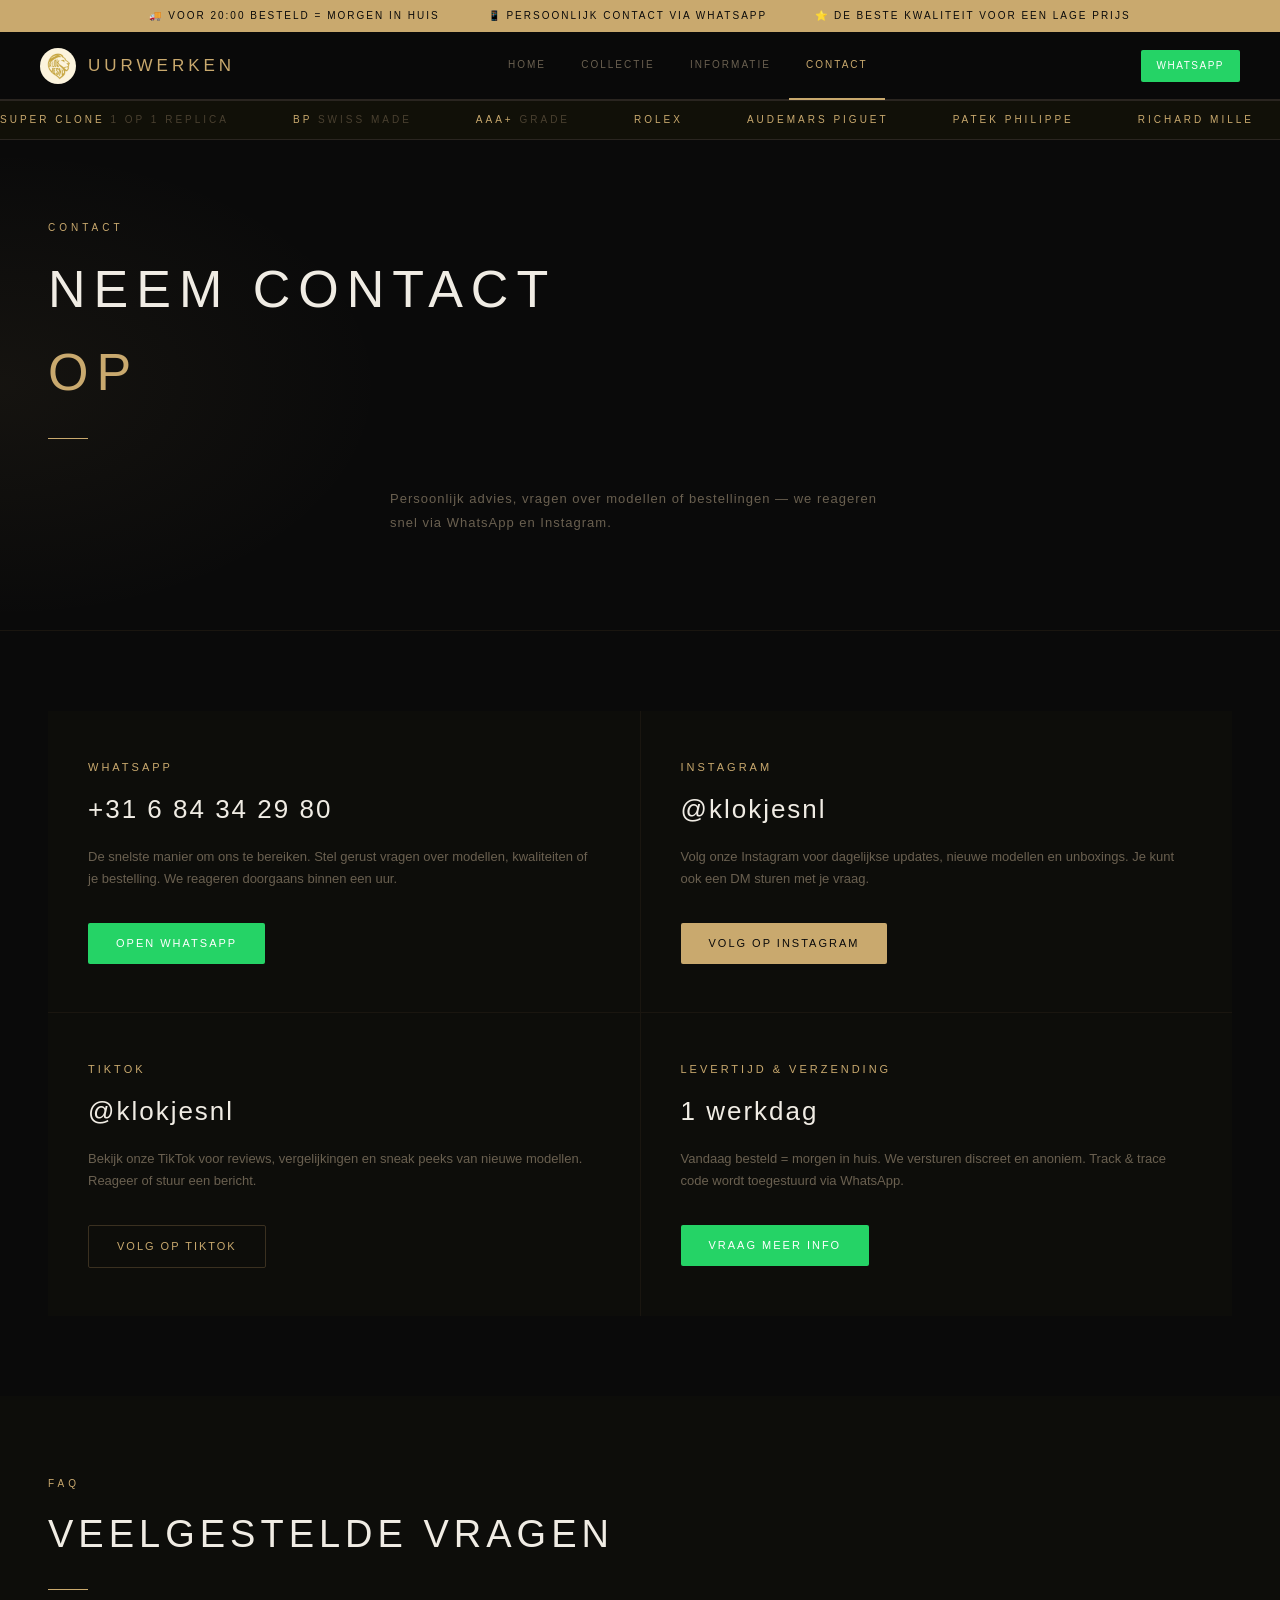
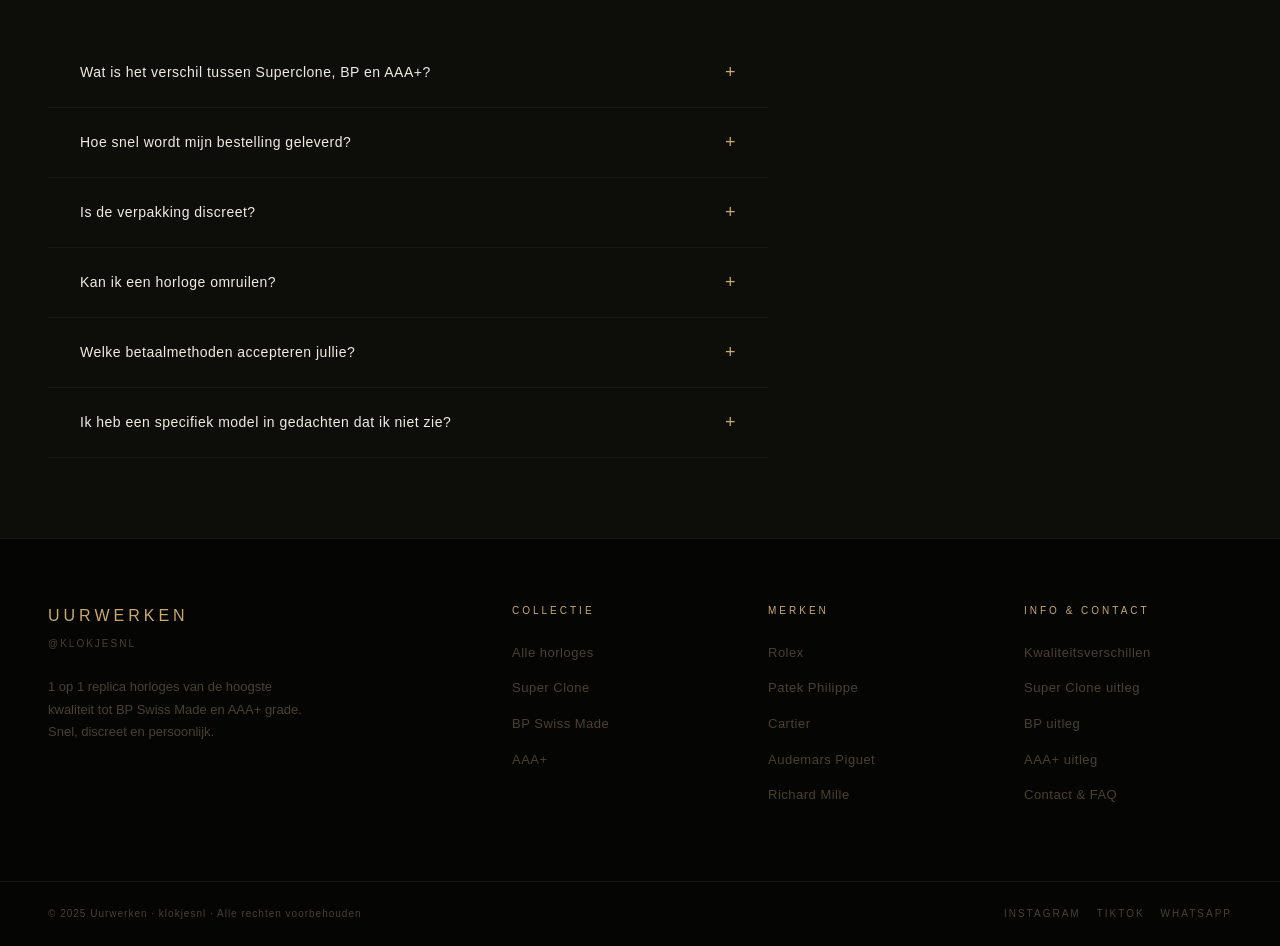
<file: uurwerken/contact.html>
<!DOCTYPE html>
<html lang="nl">
<head>
  <meta charset="UTF-8"/>
  <meta name="viewport" content="width=device-width, initial-scale=1.0"/>
  <title> Contact | Uurwerken</title>
  <meta name="description" content="Neem contact op met Uurwerken. WhatsApp, Instagram of TikTok. Snel persoonlijk antwoord op al je vragen."/>
  <link rel="stylesheet" href="style.css"/>
  <link rel="icon" type="image/jpeg" href="images/klokjes.jpg"/>
</head>
<body>

<div id="topbar"></div>
<div id="nav"></div>
<div id="ticker"></div>

<!-- PAGINA HERO -->
<div class="pagina-hero">
  <div class="pagina-hero-glow"></div>
  <div class="sectie-label fade-in">Contact</div>
  <h1 class="sectie-titel fade-in page-title-large">Neem contact<br><span class="text-link-goud">op</span></h1>
  <div class="sectie-lijn fade-in"></div>
  <p class="fade-in page-copy-small">
    Persoonlijk advies, vragen over modellen of bestellingen — we reageren snel via WhatsApp en Instagram.
  </p>
</div>

<!-- CONTACT KAARTEN -->
<section class="sectie">
  <div class="contact-grid">

    <div class="contact-kaart fade-in">
      <div class="contact-platform">WhatsApp</div>
      <div class="contact-handle">+31 6 84 34 29 80</div>
      <div class="contact-omschrijving">
        De snelste manier om ons te bereiken. Stel gerust vragen over modellen, kwaliteiten of je bestelling. We reageren doorgaans binnen een uur.
      </div>
      <a class="contact-btn wa" href="https://wa.me/31684342980" target="_blank">Open WhatsApp</a>
    </div>

    <div class="contact-kaart fade-in delay-1">
      <div class="contact-platform">Instagram</div>
      <div class="contact-handle">@klokjesnl</div>
      <div class="contact-omschrijving">
        Volg onze Instagram voor dagelijkse updates, nieuwe modellen en unboxings. Je kunt ook een DM sturen met je vraag.
      </div>
      <a class="contact-btn ig" href="https://www.instagram.com/klokjesnl" target="_blank">Volg op Instagram</a>
    </div>

    <div class="contact-kaart fade-in delay-2">
      <div class="contact-platform">TikTok</div>
      <div class="contact-handle">@klokjesnl</div>
      <div class="contact-omschrijving">
        Bekijk onze TikTok voor reviews, vergelijkingen en sneak peeks van nieuwe modellen. Reageer of stuur een bericht.
      </div>
      <a class="contact-btn tt" href="https://www.tiktok.com/@klokjesnl" target="_blank">Volg op TikTok</a>
    </div>

    <div class="contact-kaart fade-in delay-3">
      <div class="contact-platform">Levertijd &amp; verzending</div>
      <div class="contact-handle">1 werkdag</div>
      <div class="contact-omschrijving">
        Vandaag besteld = morgen in huis. We versturen discreet en anoniem. Track &amp; trace code wordt toegestuurd via WhatsApp.
      </div>
      <a class="contact-btn wa" href="https://wa.me/31684342980" target="_blank">Vraag meer info</a>
    </div>

  </div>
</section>

<!-- FAQ -->
<section class="sectie sectie--donker">
  <div class="sectie-label fade-in">FAQ</div>
  <div class="sectie-titel fade-in">Veelgestelde vragen</div>
  <div class="sectie-lijn fade-in"></div>

  <div class="content-max-720 fade-in">

    <div class="faq-item">
      <button class="faq-vraag">
        Wat is het verschil tussen Superclone, BP en AAA+?
        <span>+</span>
      </button>
      <div class="faq-antwoord">
        Een Superclone is de hoogste kwaliteit met 904L staal, saffierglas en een werkend clone-uurwerk, identiek aan het origineel. BP Swiss Made gebruikt betrouwbaar 316L staal met een Zwitsers uurwerk. AAA+ is de betaalbare instapper, perfect voor dagelijks gebruik. Bekijk onze <a href="informatie.html" class="text-link-goud">informatiepagina</a> voor een uitgebreide vergelijking.
      </div>
    </div>

    <div class="faq-item">
      <button class="faq-vraag">
        Hoe snel wordt mijn bestelling geleverd?
        <span>+</span>
      </button>
      <div class="faq-antwoord">
        Wij sturen het dezelfde dag nog op indien voor 20:00 uur besteld is. Je ontvangt de track &amp; trace code via WhatsApp. Levertijd is 1 werkdag binnen Nederland.
      </div>
    </div>

    <div class="faq-item">
      <button class="faq-vraag">
        Is de verpakking discreet?
        <span>+</span>
      </button>
      <div class="faq-antwoord">
        Ja, alle bestellingen worden in neutrale, anonieme verpakking verzonden. Er staat niets op de buitenverpakking wat de inhoud aangeeft.
      </div>
    </div>

    <div class="faq-item">
      <button class="faq-vraag">
        Kan ik een horloge omruilen?
        <span>+</span>
      </button>
      <div class="faq-antwoord">
        Ja, we hanteren een omruilbeleid. Neem binnen 7 dagen contact op via WhatsApp als je niet tevreden bent. We zoeken samen een passende oplossing.
      </div>
    </div>

    <div class="faq-item">
      <button class="faq-vraag">
        Welke betaalmethoden accepteren jullie?
        <span>+</span>
      </button>
      <div class="faq-antwoord">
        We accepteren iDEAL, bankoverschrijving en contant bij afhalen en ophalen. Neem contact op via WhatsApp voor meer details over betaalmogelijkheden.
      </div>
    </div>

    <div class="faq-item">
      <button class="faq-vraag">
        Ik heb een specifiek model in gedachten dat ik niet zie?
        <span>+</span>
      </button>
      <div class="faq-antwoord">
        Stuur ons een bericht via WhatsApp! We hebben veel meer modellen dan wat op de website staat, en kunnen ook specifieke modellen voor je opzoeken en bestellen indie we die niet standaard op voorraad hebben.
      </div>
    </div>

  </div>
</section>

<div id="footer"></div>

<script src="watches.js"></script>
<script src="components.js"></script>
<script src="main.js"></script>
<script src="contact.js"></script>
</body>
</html>
</file>
<file: uurwerken/style.css>
/* =============================================
   UURWERKEN.NL — style.css
   ============================================= */

:root {
  --goud: #c9a96e;
  --goud-licht: #e0c080;
  --goud-donker: #8b6914;
  --bg: #0a0a0a;
  --bg2: #0d0d0a;
  --bg3: #111008;
  --bg4: #141210;
  --rand: #1a1610;
  --rand2: #2a2520;
  --rand3: #3a3020;
  --tekst: #f0ece4;
  --tekst2: #a09080;
  --tekst3: #6a6050;
  --tekst4: #4a4030;
}

* { margin: 0; padding: 0; box-sizing: border-box; }
html { scroll-behavior: smooth; }

body {
  font-family: 'Helvetica Neue', Helvetica, Arial, sans-serif;
  background: var(--bg);
  color: var(--tekst);
  line-height: 1.6;
  overflow-x: hidden;
}

/* ---- TOPBALK ---- */
.topbar {
  background: var(--goud);
  padding: 8px 2rem;
  display: flex;
  justify-content: center;
  gap: 3rem;
  flex-wrap: wrap;
}
.topbar span {
  font-size: 10px;
  letter-spacing: 2px;
  text-transform: uppercase;
  color: #0a0a0a;
  font-weight: 500;
}
.topbar span::before { margin-right: 6px; }

/* ---- NAVIGATIE ---- */
.nav {
  position: sticky; top: 0; z-index: 200;
  background: rgba(10,10,10,0.97);
  border-bottom: 0.5px solid var(--rand2);
  padding: 0 2.5rem;
  display: flex; align-items: center; justify-content: space-between;
  height: 68px;
  backdrop-filter: blur(12px);
}
.nav-logo { display: flex; align-items: center; gap: 12px; text-decoration: none; }
.logo-mark {
  width: 38px; height: 38px; border-radius: 50%;
  background: linear-gradient(135deg, var(--goud), var(--goud-donker));
  display: flex; align-items: center; justify-content: center;
  font-size: 13px; font-weight: 600; color: #fff; letter-spacing: 1px;
  flex-shrink: 0;
}
.logo-text { font-size: 17px; font-weight: 400; letter-spacing: 4px; color: var(--goud); text-transform: uppercase; }

.nav-links { display: flex; gap: 0; }
.nav-links a {
  font-size: 10px; letter-spacing: 2px; text-transform: uppercase;
  color: var(--tekst3); text-decoration: none; transition: color 0.2s;
  padding: 0 1.1rem; height: 68px; display: flex; align-items: center;
  border-bottom: 2px solid transparent;
  transition: all 0.2s;
}
.nav-links a:hover, .nav-links a.actief { color: var(--goud); border-bottom-color: var(--goud); }

.nav-rechts { display: flex; gap: 10px; align-items: center; }
.nav-wa {
  font-size: 10px; letter-spacing: 1.5px; text-transform: uppercase;
  background: #25d366; color: #fff; border: none;
  padding: 8px 16px; border-radius: 2px; cursor: pointer;
  text-decoration: none; font-weight: 500; transition: all 0.2s;
}
.nav-wa:hover { background: #1db954; }
.nav-ig {
  font-size: 10px; letter-spacing: 1.5px; text-transform: uppercase;
  border: 0.5px solid var(--rand3); color: var(--goud); background: transparent;
  padding: 8px 16px; border-radius: 2px; cursor: pointer;
  text-decoration: none; transition: all 0.2s;
}
.nav-ig:hover { background: var(--goud); color: var(--bg); }

/* ---- TICKER ---- */
.ticker {
  background: var(--bg3); border-top: 0.5px solid var(--rand2); border-bottom: 0.5px solid var(--rand2);
  padding: 11px 0; overflow: hidden;
}
.ticker-inner { display: flex; gap: 4rem; animation: ticker 28s linear infinite; width: max-content; }
.ticker-item { font-size: 10px; letter-spacing: 3px; text-transform: uppercase; color: var(--tekst4); white-space: nowrap; }
.ticker-item em { color: var(--goud); font-style: normal; }
@keyframes ticker { from { transform: translateX(0); } to { transform: translateX(-50%); } }

/* ---- HERO ---- */
.hero {
  min-height: 94vh; background: var(--bg);
  display: flex; align-items: center; justify-content: center;
  flex-direction: column; text-align: center;
  position: relative; overflow: hidden; padding: 4rem 2rem;
}
.hero-glow {
  position: absolute; inset: 0; pointer-events: none;
  background: radial-gradient(ellipse 55% 45% at 50% 65%, rgba(201,169,110,0.09) 0%, transparent 70%);
  animation: pulseGlow 6s ease-in-out infinite;
}
@keyframes pulseGlow {
  0%, 100% { opacity: 0.7; }
  50% { opacity: 1; }
}
.hero-eyebrow {
  display: inline-flex; gap: 8px; margin-bottom: 2rem; flex-wrap: wrap; justify-content: center;
  animation: fadeUp 0.8s ease both;
}
.badge {
  font-size: 9px; letter-spacing: 2.5px; text-transform: uppercase;
  padding: 5px 13px; border-radius: 2px;
  border: 0.5px solid var(--rand3); color: var(--goud);
  background: rgba(201,169,110,0.07);
}
.badge.super { background: rgba(201,169,110,0.14); border-color: rgba(201,169,110,0.4); }

.hero h1 {
  font-size: 76px; font-weight: 200; letter-spacing: 12px; text-transform: uppercase;
  color: var(--tekst); line-height: 1.05; margin-bottom: 1.25rem;
  animation: fadeUp 0.9s ease 0.1s both;
}
.hero h1 span { color: var(--goud); }
.hero-sub {
  font-size: 12px; letter-spacing: 4px; color: var(--tekst3); text-transform: uppercase;
  margin-bottom: 3rem; animation: fadeUp 0.9s ease 0.2s both;
}
.hero-cta { display: flex; gap: 1rem; flex-wrap: wrap; justify-content: center; animation: fadeUp 0.9s ease 0.3s both; }

.btn-primary {
  font-size: 11px; letter-spacing: 2.5px; text-transform: uppercase;
  background: var(--goud); color: var(--bg); border: none;
  padding: 15px 36px; border-radius: 2px; cursor: pointer;
  font-weight: 600; text-decoration: none; transition: all 0.25s;
  position: relative; overflow: hidden;
}
.btn-primary::after {
  content: ''; position: absolute; inset: 0;
  background: rgba(255,255,255,0.15); transform: translateX(-100%);
  transition: transform 0.3s;
}
.btn-primary:hover::after { transform: translateX(0); }
.btn-primary:hover { background: var(--goud-licht); }

.btn-ghost {
  font-size: 11px; letter-spacing: 2.5px; text-transform: uppercase;
  background: transparent; color: var(--goud);
  border: 0.5px solid rgba(201,169,110,0.4);
  padding: 15px 36px; border-radius: 2px; cursor: pointer;
  text-decoration: none; transition: all 0.25s;
}
.btn-ghost:hover { border-color: var(--goud); background: rgba(201,169,110,0.08); }

.btn-wa {
  font-size: 11px; letter-spacing: 2px; text-transform: uppercase;
  background: #25d366; color: #fff; border: none;
  padding: 15px 32px; border-radius: 2px; cursor: pointer;
  font-weight: 600; text-decoration: none; transition: all 0.2s;
}
.btn-wa:hover { background: #1db954; }

.contact-btn tt {
  font-size: 11px; letter-spacing: 2.5px; text-transform: uppercase;
  background: var(--goud); color: var(--bg); border: none;
  padding: 15px 36px; border-radius: 2px; cursor: pointer;
  font-weight: 600; text-decoration: none; transition: all 0.25s;
  position: relative; overflow: hidden;
}

.contact-btn ig {
  font-size: 11px; letter-spacing: 2px; text-transform: uppercase;
  border: 0.5px solid var(--rand3); color: var(--goud); background: transparent;
  padding: 12px 28px; border-radius: 2px; cursor: pointer;
  text-decoration: none; transition: all 0.2s;
}

@keyframes fadeUp {
  from { opacity: 0; transform: translateY(20px); }
  to   { opacity: 1; transform: translateY(0); }
}

/* ---- SECTIE BASIS ---- */
.sectie { padding: 5rem 3rem; }
.sectie--donker { background: var(--bg2); }
.sectie-label { font-size: 10px; letter-spacing: 4px; text-transform: uppercase; color: var(--goud); margin-bottom: 0.75rem; }
.sectie-titel { font-size: 38px; font-weight: 200; letter-spacing: 5px; text-transform: uppercase; color: var(--tekst); }
.sectie-lijn { width: 40px; height: 1px; background: var(--goud); margin: 1.5rem 0 3rem; }
.sectie-lijn--center { margin: 1.5rem auto 3rem; }

/* ---- KWALITEITS KAARTEN ---- */
.kwaliteit-grid { display: grid; grid-template-columns: repeat(3, 1fr); gap: 1px; background: var(--rand); }
.kwaliteit-kaart {
  background: var(--bg); padding: 3rem 2.5rem;
  transition: background 0.3s, transform 0.3s;
  position: relative; overflow: hidden;
}
.kwaliteit-kaart::before {
  content: ''; position: absolute; top: 0; left: 0; right: 0;
  height: 2px; background: var(--goud); transform: scaleX(0);
  transition: transform 0.4s; transform-origin: left;
}
.kwaliteit-kaart:hover::before { transform: scaleX(1); }
.kwaliteit-kaart:hover { background: var(--bg2); }
.k-nummer { font-size: 48px; font-weight: 200; color: var(--rand3); letter-spacing: 2px; margin-bottom: 1rem; }
.k-naam { font-size: 22px; font-weight: 300; letter-spacing: 4px; text-transform: uppercase; color: var(--tekst); margin-bottom: 0.5rem; }
.k-prijs { font-size: 12px; letter-spacing: 2px; color: var(--goud); margin-bottom: 1.5rem; }
.k-features { list-style: none; margin-bottom: 2rem; }
.k-features li { font-size: 13px; color: var(--tekst3); padding: 6px 0; border-bottom: 0.5px solid var(--rand); display: flex; align-items: center; gap: 10px; }
.k-features li::before { content: ''; width: 5px; height: 5px; border-radius: 50%; background: var(--goud); flex-shrink: 0; }
.k-btn {
  font-size: 10px; letter-spacing: 2px; text-transform: uppercase;
  border: 0.5px solid var(--rand3); color: var(--goud); background: transparent;
  padding: 10px 20px; border-radius: 2px; cursor: pointer;
  text-decoration: none; display: inline-block; transition: all 0.2s;
}
.k-btn:hover { background: var(--goud); color: var(--bg); }

/* ---- HORLOGEGRID ---- */
.watches-grid { display: grid; grid-template-columns: repeat(auto-fill, minmax(260px, 1fr)); gap: 1px; background: var(--rand); }
.watch-card {
  background: var(--bg2); position: relative; overflow: hidden;
  cursor: pointer; transition: background 0.3s;
}
.watch-card:hover { background: var(--bg3); }
.watch-card:hover .watch-overlay { opacity: 1; }
.watch-face {
  width: 100%; aspect-ratio: 1;
  display: flex; align-items: center; justify-content: center;
  background: #090908; border-bottom: 0.5px solid var(--rand);
  position: relative; overflow: hidden;
}
.watch-face svg { width: 130px; height: 130px; transition: transform 0.4s; }
.watch-card:hover .watch-face svg { transform: scale(1.05); }
.watch-overlay {
  position: absolute; inset: 0;
  background: rgba(10,8,5,0.88);
  display: flex; align-items: center; justify-content: center;
  opacity: 0; transition: opacity 0.3s;
}
.watch-overlay-btn {
  font-size: 10px; letter-spacing: 2px; text-transform: uppercase;
  border: 0.5px solid var(--goud); color: var(--goud);
  background: transparent; padding: 10px 24px; border-radius: 2px;
}
.watch-info { padding: 1.25rem 1.5rem; }
.watch-merk { font-size: 9px; letter-spacing: 3px; text-transform: uppercase; color: var(--goud); margin-bottom: 4px; }
.watch-naam { font-size: 15px; font-weight: 500; letter-spacing: 0.5px; color: var(--tekst); margin-bottom: 10px; }
.watch-tags { display: flex; gap: 6px; flex-wrap: wrap; }
.tag { font-size: 9px; letter-spacing: 1.5px; text-transform: uppercase; padding: 3px 8px; border-radius: 1px; border: 0.5px solid var(--rand2); color: var(--tekst2); }
.tag.goud { border-color: rgba(201,169,110,0.35); color: var(--goud); }

/* ---- MERKEN BALK ---- */
.merken-balk { display: flex; border-top: 0.5px solid var(--rand); border-bottom: 0.5px solid var(--rand); flex-wrap: wrap; }
.merk-item {
  flex: 1; min-width: 100px; text-align: center; padding: 2rem 1rem;
  border-right: 0.5px solid var(--rand);
  font-size: 11px; letter-spacing: 3px; text-transform: uppercase;
  color: var(--tekst4); transition: color 0.2s; cursor: default;
}
.merk-item:last-child { border-right: none; }
.merk-item:hover { color: var(--goud); }

/* ---- USP BLOKKEN ---- */
.usp-grid { display: grid; grid-template-columns: repeat(3, 1fr); gap: 1px; background: var(--rand); }
.usp-kaart { background: var(--bg2); padding: 2.5rem 2rem; }
.usp-icon { font-size: 24px; margin-bottom: 1.25rem; }
.usp-titel { font-size: 14px; font-weight: 500; letter-spacing: 2px; text-transform: uppercase; color: var(--tekst); margin-bottom: 0.75rem; }
.usp-tekst { font-size: 13px; line-height: 1.7; color: var(--tekst3); }

/* ---- SCROLL FADE IN ---- */
.fade-in { opacity: 0; transform: translateY(28px); transition: opacity 0.7s ease, transform 0.7s ease; }
.fade-in.zichtbaar { opacity: 1; transform: translateY(0); }

.delay-1 { transition-delay: 0.1s !important; }
.delay-2 { transition-delay: 0.2s !important; }
.delay-3 { transition-delay: 0.3s !important; }
.text-center { text-align: center; }
.flex-center-wrap { display: flex; gap: 1rem; justify-content: center; flex-wrap: wrap; }
.bg-var-bg { background: var(--bg); }
.page-title-large { font-size: 52px; letter-spacing: 8px; }
.page-title-medium { font-size: 48px; letter-spacing: 7px; }
.page-copy-small { font-size: 13px; color: var(--tekst3); letter-spacing: 1px; max-width: 500px; line-height: 1.8; margin: 0 auto 2rem; }
.page-copy-small-narrow { font-size: 13px; color: var(--tekst3); letter-spacing: 1px; max-width: 440px; line-height: 1.7; margin: 0 auto 2rem; }
.page-copy-smaller { font-size: 14px; color: var(--tekst3); max-width: 480px; margin: 0 auto 2.5rem; line-height: 1.7; }
.content-max-720 { max-width: 720px; }
.text-link-goud { color: var(--goud); }
.logo-img { height: 36px; border-radius: 50%; }
.padding-top-3rem { padding-top: 3rem; }

.faq-item { border-bottom: 0.5px solid var(--rand); overflow: hidden; }
.faq-vraag {
  width: 100%; background: none; border: none; color: var(--tekst);
  font-size: 14px; letter-spacing: 0.5px; text-align: left;
  padding: 1.5rem 2rem; cursor: pointer;
  display: flex; justify-content: space-between; align-items: center;
  transition: color 0.2s;
}
.faq-vraag:hover { color: var(--goud); }
.faq-vraag span { font-size: 18px; color: var(--goud); transition: transform 0.3s; }
.faq-vraag.open span { transform: rotate(45deg); }
.faq-antwoord {
  max-height: 0; overflow: hidden;
  transition: max-height 0.4s ease, padding 0.3s ease;
  font-size: 13px; color: var(--tekst3); line-height: 1.8;
  padding: 0 2rem;
}
.faq-antwoord.open {
  max-height: 200px;
  padding: 0 2rem 1.5rem;
}

.filter-balk {
  display: flex; gap: 0; border-bottom: 0.5px solid var(--rand2);
  background: var(--bg2); flex-wrap: wrap;
}
.filter-btn {
  font-size: 10px; letter-spacing: 2.5px; text-transform: uppercase;
  padding: 1rem 1.75rem; background: transparent; border: none;
  color: var(--tekst3); cursor: pointer; transition: all 0.2s;
  border-bottom: 2px solid transparent;
}
.filter-btn:hover { color: var(--goud); }
.filter-btn.actief { color: var(--goud); border-bottom-color: var(--goud); }
.collectie-teller {
  font-size: 12px; letter-spacing: 2px; color: var(--tekst4);
  padding: 1.5rem 3rem; background: var(--bg3);
}
.collectie-teller span { color: var(--goud); }
.geen-resultaten {
  padding: 5rem; text-align: center; color: var(--tekst3);
  font-size: 13px; letter-spacing: 2px; text-transform: uppercase;
  display: none;
}

.info-stap-label {
  font-size: 10px; letter-spacing: 4px; text-transform: uppercase;
  color: var(--goud); margin-bottom: 0.5rem;
}
.info-blok-tekst p {
  font-size: 14px; color: var(--tekst3); line-height: 1.8; margin-bottom: 1.5rem;
}
.feature-kaart {
  background: var(--bg3); border: 0.5px solid var(--rand2);
  border-radius: 3px; padding: 1.25rem 1.5rem; margin-top: 1.5rem;
}
.feature-kaart-titel {
  font-size: 11px; letter-spacing: 2px; text-transform: uppercase;
  color: var(--goud); margin-bottom: 0.75rem;
}
.feature-kaart p {
  font-size: 13px; color: var(--tekst3); line-height: 1.7; margin: 0 !important;
}
.tabel-sectie { padding: 5rem 3rem; background: var(--bg2); }
.vergelijk-wrapper { overflow-x: auto; }

/* ---- INFORMATIE PAGINA ---- */
.info-blok {
  display: grid; grid-template-columns: 1fr 1fr; gap: 4rem; align-items: center;
  padding: 5rem 3rem; border-bottom: 0.5px solid var(--rand);
}
.info-blok:nth-child(even) { direction: rtl; }
.info-blok:nth-child(even) > * { direction: ltr; }
.info-nummer { font-size: 80px; font-weight: 200; color: var(--rand3); line-height: 1; margin-bottom: 1rem; }
.info-naam { font-size: 28px; font-weight: 200; letter-spacing: 5px; text-transform: uppercase; color: var(--tekst); margin-bottom: 0.5rem; }
.info-prijs-label { font-size: 11px; letter-spacing: 3px; color: var(--goud); margin-bottom: 2rem; }
.info-lijst { list-style: none; margin-bottom: 2rem; }
.info-lijst li { font-size: 14px; color: var(--tekst2); padding: 10px 0; border-bottom: 0.5px solid var(--rand); display: flex; align-items: flex-start; gap: 12px; line-height: 1.5; }
.info-lijst li::before { content: '✓'; color: var(--goud); font-weight: 600; margin-top: 1px; flex-shrink: 0; }
.info-dial {
  background: var(--bg3); border: 0.5px solid var(--rand2);
  aspect-ratio: 1; border-radius: 4px; display: flex; align-items: center; justify-content: center;
}

/* ---- VERGELIJKINGSTABEL ---- */
.vergelijk-tabel { width: 100%; border-collapse: collapse; }
.vergelijk-tabel th, .vergelijk-tabel td { padding: 14px 20px; text-align: left; border-bottom: 0.5px solid var(--rand); font-size: 13px; }
.vergelijk-tabel th { font-size: 10px; letter-spacing: 2px; text-transform: uppercase; color: var(--goud); font-weight: 500; background: var(--bg3); }
.vergelijk-tabel td:first-child { color: var(--tekst3); font-size: 12px; letter-spacing: 1px; }
.vergelijk-tabel .ja { color: var(--goud); }
.vergelijk-tabel .nee { color: var(--tekst4); }
.vergelijk-tabel tr:hover td { background: var(--bg2); }

/* ---- CONTACT PAGINA ---- */
.contact-grid { display: grid; grid-template-columns: 1fr 1fr; gap: 1px; background: var(--rand); }
.contact-kaart { background: var(--bg2); padding: 3rem 2.5rem; }
.contact-platform { font-size: 11px; letter-spacing: 3px; text-transform: uppercase; color: var(--goud); margin-bottom: 0.75rem; }
.contact-handle { font-size: 26px; font-weight: 200; letter-spacing: 2px; color: var(--tekst); margin-bottom: 1rem; }
.contact-omschrijving { font-size: 13px; line-height: 1.7; color: var(--tekst3); margin-bottom: 2rem; }
.contact-btn {
  font-size: 11px; letter-spacing: 2px; text-transform: uppercase;
  padding: 12px 28px; border-radius: 2px; cursor: pointer;
  text-decoration: none; display: inline-block; transition: all 0.2s; border: none;
}
.contact-btn.wa { background: #25d366; color: #fff; }
.contact-btn.wa:hover { background: #1db954; }
.contact-btn.ig { background: var(--goud); color: var(--bg); }
.contact-btn.ig:hover { background: var(--goud-licht); }
.contact-btn.tt { border: 0.5px solid var(--rand3); color: var(--goud); background: transparent; }
.contact-btn.tt:hover { background: var(--goud); color: var(--bg); }

/* ---- PAGINA HERO (sub-pagina's) ---- */
.pagina-hero {
  padding: 5rem 3rem 4rem; background: var(--bg);
  border-bottom: 0.5px solid var(--rand);
  position: relative; overflow: hidden;
}
.pagina-hero-glow {
  position: absolute; inset: 0; pointer-events: none;
  background: radial-gradient(ellipse 50% 80% at 0% 50%, rgba(201,169,110,0.06) 0%, transparent 60%);
}

/* ---- FOOTER ---- */
.footer { background: #050504; border-top: 0.5px solid var(--rand); }
.footer-top {
  display: grid; grid-template-columns: 2fr 1fr 1fr 1fr; gap: 3rem;
  padding: 4rem 3rem;
}
.footer-brand-naam { font-size: 16px; letter-spacing: 4px; text-transform: uppercase; color: var(--goud); margin-bottom: 0.5rem; }
.footer-brand-sub { font-size: 10px; letter-spacing: 2px; text-transform: uppercase; color: var(--tekst4); margin-bottom: 1.5rem; }
.footer-brand-tekst { font-size: 13px; color: var(--tekst4); line-height: 1.7; max-width: 260px; }
.footer-kop { font-size: 10px; letter-spacing: 3px; text-transform: uppercase; color: var(--goud); margin-bottom: 1.25rem; }
.footer-links-lijst { list-style: none; }
.footer-links-lijst li { margin-bottom: 10px; }
.footer-links-lijst a { font-size: 13px; color: var(--tekst4); text-decoration: none; transition: color 0.2s; letter-spacing: 0.5px; }
.footer-links-lijst a:hover { color: var(--goud); }
.footer-bottom {
  border-top: 0.5px solid var(--rand); padding: 1.5rem 3rem;
  display: flex; justify-content: space-between; align-items: center; flex-wrap: wrap; gap: 1rem;
}
.footer-copy { font-size: 10px; letter-spacing: 1px; color: var(--tekst4); }
.footer-socials { display: flex; gap: 1rem; }
.footer-socials a { font-size: 10px; letter-spacing: 2px; text-transform: uppercase; color: var(--tekst4); text-decoration: none; transition: color 0.2s; }
.footer-socials a:hover { color: var(--goud); }

/* =============================================
   HAMBURGER MENU — Mobiel navigatie icoon
   Zichtbaar alleen op kleine schermen (< 768px)
   ============================================= */
.hamburger {
  display: none;              /* Verborgen op desktop */
  flex-direction: column;
  justify-content: center;
  gap: 5px;
  width: 36px;
  height: 36px;
  background: none;
  border: none;
  cursor: pointer;
  padding: 4px;
  flex-shrink: 0;
}
/* De drie horizontale streepjes */
.hamburger span {
  display: block;
  width: 100%;
  height: 1.5px;
  background: var(--goud);
  border-radius: 2px;
  transition: transform 0.3s ease, opacity 0.3s ease;
  transform-origin: center;
}
/* Animeer naar een ×-icoon als het menu open is */
.hamburger.open span:nth-child(1) { transform: translateY(6.5px) rotate(45deg); }
.hamburger.open span:nth-child(2) { opacity: 0; transform: scaleX(0); }
.hamburger.open span:nth-child(3) { transform: translateY(-6.5px) rotate(-45deg); }

/* =============================================
   MOBIEL MENU — Uitklapbaar overlay menu
   Schuift van boven naar beneden open
   ============================================= */
.mobiel-menu {
  display: none;              /* Verborgen op desktop */
  position: fixed;
  top: 0px;                  /* Hoogte van de navbar — aanpassen als nav hoogte wijzigt */
  left: 0; right: 0;
  /* Max hoogte zodat menu nooit over de volledige pagina valt */
  max-height: calc(100vh - 68px);
  overflow-y: auto;
  background: rgba(10,10,10,0.98);
  border-bottom: 0.5px solid var(--rand2);
  z-index: 200;
  backdrop-filter: blur(16px);
  -webkit-backdrop-filter: blur(16px);
  /* Animatie: schuift in vanuit boven */
  transform: translateY(-8px);
  opacity: 0;
  transition: transform 0.3s ease, opacity 0.3s ease;
  pointer-events: none;
}
/* Actief/open state van het mobiel menu */
.mobiel-menu.open {
  transform: translateY(0);
  opacity: 1;
  pointer-events: all;
}

/* Individuele menu-links in het mobiele menu */
.mobiel-menu a {
  display: block;
  font-size: 11px;
  letter-spacing: 3px;
  text-transform: uppercase;
  color: var(--tekst3);
  text-decoration: none;
  padding: 1.1rem 2rem;
  border-bottom: 0.5px solid var(--rand);
  transition: color 0.2s, background 0.2s;
}
/* Eerste link krijgt iets extra ruimte bovenaan */
.mobiel-menu a:first-child {
  padding-top: 1.4rem;
}
.mobiel-menu a:hover,
.mobiel-menu a.actief { color: var(--goud); background: rgba(201,169,110,0.04); }

/* Sluitknop (×) bovenaan het mobiele menu */
.mobiel-sluit {
  display: flex;
  align-items: center;
  justify-content: center;
  width: 44px;
  height: 44px;
  margin: 0.75rem 2rem 0.25rem auto;
  background: none;
  border: 0.5px solid var(--rand2);
  border-radius: 2px;
  cursor: pointer;
  position: relative;
  transition: border-color 0.2s, background 0.2s;
}
.mobiel-sluit:hover {
  border-color: var(--goud);
  background: rgba(201,169,110,0.06);
}
.mobiel-sluit span {
  position: absolute;
  width: 16px;
  height: 1.5px;
  background: var(--tekst3);
  border-radius: 1px;
  transition: background 0.2s, transform 0.35s cubic-bezier(0.34, 1.56, 0.64, 1);
}
.mobiel-sluit span:nth-child(1) { transform: rotate(45deg); }
.mobiel-sluit span:nth-child(2) { transform: rotate(-45deg); }
.mobiel-sluit:hover span { background: var(--goud); }

/* Animate the × lines when menu opens */
.mobiel-menu:not(.open) .mobiel-sluit span:nth-child(1) { transform: rotate(0deg) translateY(-4px); opacity: 0; }
.mobiel-menu:not(.open) .mobiel-sluit span:nth-child(2) { transform: rotate(0deg) translateY(4px); opacity: 0; }
.mobiel-menu.open .mobiel-sluit span:nth-child(1) { transform: rotate(45deg); opacity: 1; }
.mobiel-menu.open .mobiel-sluit span:nth-child(2) { transform: rotate(-45deg); opacity: 1; }


/* =============================================
   RESPONSIVE — Mobiele aanpassingen (< 768px)
   ============================================= */
@media (max-width: 768px) {
  /* Hero tekst kleiner op telefoon */
  .hero h1 { font-size: 40px; letter-spacing: 7px; }

  /* Verberg desktop navigatielinks, toon hamburger + mobiel menu */
  .nav-links { display: none; }
  .hamburger { display: flex; }
  .mobiel-menu { display: block; }

  /* Verberg WhatsApp-knop in de nav op mobiel (staat in mobiel menu) */
  .nav-rechts .nav-wa { display: none; }

  /* Sectie padding verkleinen op mobiel */
  .sectie { padding: 3rem 1.5rem; }

  /* Grids worden 1 kolom op mobiel */
  .kwaliteit-grid, .usp-grid { grid-template-columns: 1fr; }
  .info-blok { grid-template-columns: 1fr; gap: 2rem; }
  .info-blok:nth-child(even) { direction: ltr; }
  .contact-grid { grid-template-columns: 1fr; }

  /* Footer grid aanpassen voor mobiel */
  .footer-top { grid-template-columns: 1fr 1fr; gap: 2rem; padding: 3rem 1.5rem; }
  .footer-bottom { flex-direction: column; text-align: center; }

  /* Topbar compacter op mobiel */
  .topbar { gap: 1.5rem; }
}

/* Nog kleinere schermen (< 480px) */
@media (max-width: 480px) {
  .hero h1 { font-size: 32px; letter-spacing: 5px; }
  .footer-top { grid-template-columns: 1fr; }
  .nav { padding: 0 1.25rem; }
}

/* =============================================
   INDEX — Stats / Counters sectie
   (verplaatst vanuit index.html)
   ============================================= */
.stats-sectie {
  background: var(--bg);
  border-top: 0.5px solid var(--rand);
  border-bottom: 0.5px solid var(--rand);
}
.stats-grid {
  display: grid;
  grid-template-columns: repeat(4, 1fr);
  gap: 0;
  background: var(--rand);
}
.stat-kaart {
  background: var(--bg);
  padding: 3rem 2rem;
  text-align: center;
  position: relative;
  overflow: hidden;
  transition: background 0.3s;
}
/* Gouden streep bovenaan die verschijnt na afloop van de teller */
.stat-kaart::before {
  content: '';
  position: absolute;
  top: 0; left: 0; right: 0;
  height: 2px;
  background: var(--goud);
  transform: scaleX(0);
  transition: transform 0.5s ease;
  transform-origin: center;
}
.stat-kaart.telt-klaar::before { transform: scaleX(1); }
.stat-kaart:hover { background: var(--bg2); }

.stat-getal-wrapper {
  position: relative;
  display: inline-block;
}
.stat-getal {
  font-size: 54px;
  font-weight: 200;
  letter-spacing: 2px;
  color: var(--goud);
  line-height: 1;
  display: block;
  font-variant-numeric: tabular-nums;
}
.stat-suffix {
  font-size: 28px;
  font-weight: 200;
  color: var(--goud);
  vertical-align: super;
  line-height: 1;
}
.stat-label {
  font-size: 10px;
  letter-spacing: 3px;
  text-transform: uppercase;
  color: var(--tekst4);
  margin-top: 0.75rem;
}
.stat-sublabel {
  font-size: 11px;
  color: var(--tekst3);
  margin-top: 0.4rem;
  letter-spacing: 0.5px;
}

/* Geanimeerde ring rondom het getal */
.stat-ring {
  position: absolute;
  inset: -8px;
  border-radius: 50%;
  border: 1px solid rgba(201,169,110,0.15);
  transform: scale(0.8);
  transition: transform 1s ease, opacity 0.5s ease;
  opacity: 0;
  pointer-events: none;
}
.stat-kaart.telt-klaar .stat-ring {
  transform: scale(1);
  opacity: 1;
}

/* Sterren animatie voor review-kaart */
.stat-sterren {
  display: flex;
  justify-content: center;
  gap: 4px;
  margin-top: 0.5rem;
}
.ster {
  color: var(--goud);
  font-size: 14px;
  opacity: 0;
  transform: scale(0);
  transition: opacity 0.3s, transform 0.3s;
}
.stat-kaart.telt-klaar .ster { opacity: 1; transform: scale(1); }
.stat-kaart.telt-klaar .ster:nth-child(1) { transition-delay: 0.1s; }
.stat-kaart.telt-klaar .ster:nth-child(2) { transition-delay: 0.2s; }
.stat-kaart.telt-klaar .ster:nth-child(3) { transition-delay: 0.3s; }
.stat-kaart.telt-klaar .ster:nth-child(4) { transition-delay: 0.4s; }
.stat-kaart.telt-klaar .ster:nth-child(5) { transition-delay: 0.5s; }

@media (max-width: 768px) {
  .stats-grid { grid-template-columns: 1fr 1fr; }
  .stat-getal { font-size: 38px; }
}
@media (max-width: 480px) {
  .stats-grid { grid-template-columns: 1fr; }
}


/* =============================================
   COLLECTIE — Filter sectie & uitbreiding
   (verplaatst vanuit collectie.html)
   ============================================= */

/* Sticky filterbalk onder de navigatie */
.filter-sectie {
  background: var(--bg2);
  border-bottom: 0.5px solid var(--rand2);
  position: sticky;
  top: 0px;
  z-index: 90;
}
.filter-tabs {
  display: flex;
  border-bottom: 0.5px solid var(--rand);
  flex-wrap: wrap;
}

/* Extra filteropties balk (merk, prijs, sortering, zoek) */
.filter-opties-balk {
  display: flex;
  gap: 1rem;
  padding: 0.75rem 1.5rem;
  align-items: center;
  flex-wrap: wrap;
}
.filter-label {
  font-size: 9px;
  letter-spacing: 3px;
  text-transform: uppercase;
  color: var(--tekst4);
  flex-shrink: 0;
}

/* Custom select dropdown */
.filter-select {
  font-size: 10px;
  letter-spacing: 1.5px;
  text-transform: uppercase;
  background: var(--bg3);
  border: 0.5px solid var(--rand2);
  color: var(--tekst2);
  padding: 6px 12px;
  border-radius: 2px;
  cursor: pointer;
  outline: none;
  transition: border-color 0.2s;
  appearance: none;
  -webkit-appearance: none;
  background-image: url("data:image/svg+xml,%3Csvg xmlns='http://www.w3.org/2000/svg' width='10' height='6' viewBox='0 0 10 6'%3E%3Cpath d='M1 1l4 4 4-4' stroke='%23c9a96e' stroke-width='1.2' fill='none' stroke-linecap='round'/%3E%3C/svg%3E");
  background-repeat: no-repeat;
  background-position: right 10px center;
  padding-right: 28px;
}
.filter-select:focus { border-color: var(--goud); }

/* Zoekinput */
.filter-zoek {
  font-size: 10px;
  letter-spacing: 1px;
  background: var(--bg3);
  border: 0.5px solid var(--rand2);
  color: var(--tekst);
  padding: 6px 12px;
  border-radius: 2px;
  outline: none;
  transition: border-color 0.2s;
  min-width: 160px;
}
.filter-zoek::placeholder { color: var(--tekst4); }
.filter-zoek:focus { border-color: var(--goud); }

/* Reset-knop */
.filter-reset {
  font-size: 9px;
  letter-spacing: 2px;
  text-transform: uppercase;
  color: var(--tekst4);
  background: none;
  border: none;
  cursor: pointer;
  transition: color 0.2s;
  padding: 6px 0;
  margin-left: auto;
}
.filter-reset:hover { color: var(--goud); }

/* Actieve filter pills */
.actieve-filters {
  display: flex;
  gap: 8px;
  flex-wrap: wrap;
  padding: 0 1.5rem 0.75rem;
}
.filter-pill {
  display: flex;
  align-items: center;
  gap: 6px;
  font-size: 9px;
  letter-spacing: 1.5px;
  text-transform: uppercase;
  color: var(--goud);
  border: 0.5px solid rgba(201,169,110,0.3);
  background: rgba(201,169,110,0.07);
  padding: 4px 10px;
  border-radius: 2px;
}
.filter-pill-x {
  cursor: pointer;
  opacity: 0.7;
  font-size: 12px;
  line-height: 1;
}
.filter-pill-x:hover { opacity: 1; }

/* Horloge kaart met foto */
.watch-face-foto {
  width: 100%;
  aspect-ratio: 1;
  overflow: hidden;
  background: #090908;
  border-bottom: 0.5px solid var(--rand);
  position: relative;
}
.watch-face-foto img {
  width: 100%;
  height: 100%;
  object-fit: cover;
  transition: transform 0.5s ease;
}
.watch-card:hover .watch-face-foto img { transform: scale(1.06); }
.watch-foto-overlay {
  position: absolute;
  inset: 0;
  background: rgba(10,8,5,0.85);
  display: flex;
  align-items: center;
  justify-content: center;
  opacity: 0;
  transition: opacity 0.3s;
}
.watch-card:hover .watch-foto-overlay { opacity: 1; }

/* Collectie meta bar (teller + sortering) */
.collectie-meta {
  display: flex;
  align-items: center;
  justify-content: space-between;
  padding: 1rem 1.5rem;
  background: var(--bg3);
  flex-wrap: wrap;
  gap: 1rem;
}
.collectie-teller {
  font-size: 12px;
  letter-spacing: 2px;
  color: var(--tekst4);
  padding: 0;
}

@media (max-width: 768px) {
  .filter-opties-balk { padding: 0.75rem 1rem; }
  .filter-reset { margin-left: 0; }
}


/* =============================================
   INFORMATIE — Progress nav & sectie-animaties
   (verplaatst vanuit informatie.html)
   ============================================= */

/* Sticky progress nav met kwaliteitssecties */
.info-progress-nav {
  position: sticky;
  top: 68px;
  z-index: 100;
  background: rgba(10,10,10,0.97);
  backdrop-filter: blur(12px);
  border-bottom: 0.5px solid var(--rand2);
  display: flex;
  align-items: stretch;
}
.info-progress-tab {
  flex: 1;
  display: flex;
  flex-direction: column;
  align-items: center;
  justify-content: center;
  padding: 1rem 1.5rem;
  cursor: pointer;
  text-decoration: none;
  gap: 4px;
  transition: background 0.3s;
  border-right: 0.5px solid var(--rand2);
  position: relative;
}
.info-progress-tab:last-child { border-right: none; }
.info-progress-tab:hover { background: rgba(201,169,110,0.05); }
.info-progress-tab.actief { background: rgba(201,169,110,0.08); }

/* Gouden streep onder actieve tab */
.info-progress-tab::after {
  content: '';
  position: absolute;
  bottom: 0; left: 0; right: 0;
  height: 2px;
  background: var(--goud);
  transform: scaleX(0);
  transition: transform 0.4s ease;
}
.info-progress-tab.actief::after { transform: scaleX(1); }

.info-tab-nr   { font-size: 9px;  letter-spacing: 3px; color: var(--tekst4); text-transform: uppercase; }
.info-tab-naam { font-size: 11px; letter-spacing: 2px; text-transform: uppercase; color: var(--tekst3); transition: color 0.3s; }
.info-progress-tab.actief .info-tab-naam { color: var(--goud); }
.info-tab-prijs { font-size: 10px; color: var(--tekst4); }

/* Fade-in animatie voor info-secties bij scrollen */
.info-sectie {
  opacity: 0;
  transform: translateY(40px);
  transition: opacity 0.8s ease, transform 0.8s ease;
}
.info-sectie.in-view {
  opacity: 1;
  transform: translateY(0);
}

/* Foto-paneel voor kwaliteitssecties */
.info-dial {
  background: var(--bg3);
  border: 0.5px solid var(--rand2);
  aspect-ratio: 1;
  border-radius: 4px;
  display: flex;
  align-items: center;
  justify-content: center;
  overflow: hidden;
  position: relative;
}
.info-dial img {
  width: 100%;
  height: 100%;
  object-fit: cover;
  transition: transform 0.6s ease;
}
.info-dial:hover img { transform: scale(1.05); }
.info-dial-placeholder {
  width: 100%;
  height: 100%;
  display: flex;
  flex-direction: column;
  align-items: center;
  justify-content: center;
  gap: 1rem;
  background: linear-gradient(135deg, var(--bg3) 0%, var(--bg4) 100%);
  padding: 2rem;
  text-align: center;
}
.dial-foto-tekst {
  font-size: 10px;
  letter-spacing: 3px;
  text-transform: uppercase;
  color: var(--tekst4);
}
.dial-foto-badge {
  font-size: 52px;
  font-weight: 200;
  color: var(--rand3);
  line-height: 1;
}

/* Grade badge (klein label boven sectietitel) */
.grade-badge {
  display: inline-flex;
  align-items: center;
  gap: 8px;
  padding: 6px 14px;
  border: 0.5px solid rgba(201,169,110,0.3);
  border-radius: 2px;
  background: rgba(201,169,110,0.07);
  margin-bottom: 1.5rem;
}
.grade-badge-dot {
  width: 6px; height: 6px;
  border-radius: 50%;
  background: var(--goud);
}
.grade-badge-tekst {
  font-size: 9px;
  letter-spacing: 3px;
  text-transform: uppercase;
  color: var(--goud);
}

/* Scroll-indicator pijl tussen secties */
.scroll-next {
  display: flex;
  flex-direction: column;
  align-items: center;
  gap: 8px;
  padding: 2rem 0;
  cursor: pointer;
  opacity: 0.4;
  transition: opacity 0.3s;
  border: none;
  background: none;
  width: 100%;
}
.scroll-next:hover { opacity: 0.8; }
.scroll-next-label { font-size: 9px; letter-spacing: 3px; text-transform: uppercase; color: var(--goud); }
.scroll-next-arrow {
  width: 1px; height: 40px;
  background: linear-gradient(to bottom, var(--goud), transparent);
  animation: scrollPulse 1.8s ease-in-out infinite;
}
@keyframes scrollPulse {
  0%, 100% { opacity: 0.4; transform: scaleY(1); }
  50%       { opacity: 1;   transform: scaleY(1.1); }
}

/* Horizontale scheiding tussen secties met label */
.sectie-overgang {
  height: 1px;
  background: linear-gradient(to right, transparent, var(--rand2), transparent);
  position: relative;
  overflow: visible;
}
.sectie-overgang-label {
  position: absolute;
  left: 50%;
  top: 50%;
  transform: translate(-50%, -50%);
  background: var(--bg);
  padding: 0 1.5rem;
  font-size: 9px;
  letter-spacing: 4px;
  text-transform: uppercase;
  color: var(--tekst4);
  white-space: nowrap;
}

/* Prijsvergelijk-rij tussen secties */
.prijsvergelijk {
  display: flex;
  justify-content: center;
  padding: 3rem 0 2rem;
}
.prijsvergelijk-inner {
  display: flex;
  align-items: center;
  gap: 3rem;
  flex-wrap: wrap;
  justify-content: center;
}
.prijsvergelijk-item {
  text-align: center;
}
.prijsvergelijk-label {
  font-size: 9px;
  letter-spacing: 3px;
  text-transform: uppercase;
  color: var(--tekst4);
  margin-bottom: 6px;
}
.prijsvergelijk-bedrag {
  font-size: 18px;
  font-weight: 200;
  letter-spacing: 3px;
  color: var(--goud);
}
.prijsvergelijk-pijl {
  font-size: 20px;
  color: var(--rand3);
}

/* Navigatieknop naar volgende kwaliteitssectie */
.naar-sectie-btn {
  font-size: 10px;
  letter-spacing: 2px;
  text-transform: uppercase;
  border: 0.5px solid var(--rand3);
  color: var(--tekst3);
  background: transparent;
  padding: 10px 20px;
  cursor: pointer;
  border-radius: 2px;
  transition: color 0.2s, border-color 0.2s;
}
.naar-sectie-btn:hover { color: var(--goud); border-color: var(--goud); }

@media (max-width: 768px) {
  .info-progress-nav { display: none; }
}


/* =============================================
   INFORMATIE — Extra hulpklassen
   (voor elementen die eerder inline styles hadden)
   ============================================= */

/* Achtergrond gradients per kwaliteitsblok */
.info-blok--sc  { background: linear-gradient(180deg, var(--bg)  0%, var(--bg2) 100%); }
.info-blok--bp  { background: linear-gradient(180deg, var(--bg2) 0%, var(--bg3) 100%); }
.info-blok--aaa { background: linear-gradient(180deg, var(--bg3) 0%, var(--bg4) 100%); }

/* CTA-rij onder een info-blok tekst */
.info-blok-cta {
  display: flex;
  gap: 1rem;
  flex-wrap: wrap;
  margin-top: 0.5rem;
}

/* SVG-illustratie in dial-placeholder */
.info-dial-svg {
  margin-top: 1rem;
  opacity: 0.6;
}

/* Naam-label in dial-placeholder (vervangt inline span) */
.dial-naam-label {
  font-size: 11px;
  letter-spacing: 2px;
  text-transform: uppercase;
  color: var(--goud);
  margin-bottom: 4px;
}

/* Grijze variant van grade-badge (voor AAA+) */
.grade-badge--grijs {
  border-color: rgba(106,96,80,0.3);
  background: rgba(106,96,80,0.07);
}
.grade-badge-dot--grijs  { background: var(--tekst3); }
.grade-badge-tekst--grijs { color: var(--tekst3); }

/* Prijs-label op horloge-kaart in collectie */
.watch-prijs {
  margin-top: 10px;
  font-size: 11px;
  letter-spacing: 1px;
  color: var(--goud);
}

/* Kleine variant van btn-ghost (voor info-pagina hero links) */
.btn-sm {
  padding: 10px 20px !important;
  font-size: 10px !important;
}

/* Kleine marge boven de hero CTA knoppen op informatie pagina */
.info-hero-cta { margin-top: 1rem; }

/* Kleine variant van stat-suffix (voor de /5 bij rating) */
.stat-suffix--sm { font-size: 18px; }

/* Merk-item links hebben nooit text-decoration */
.merk-item { text-decoration: none; }
</file>
